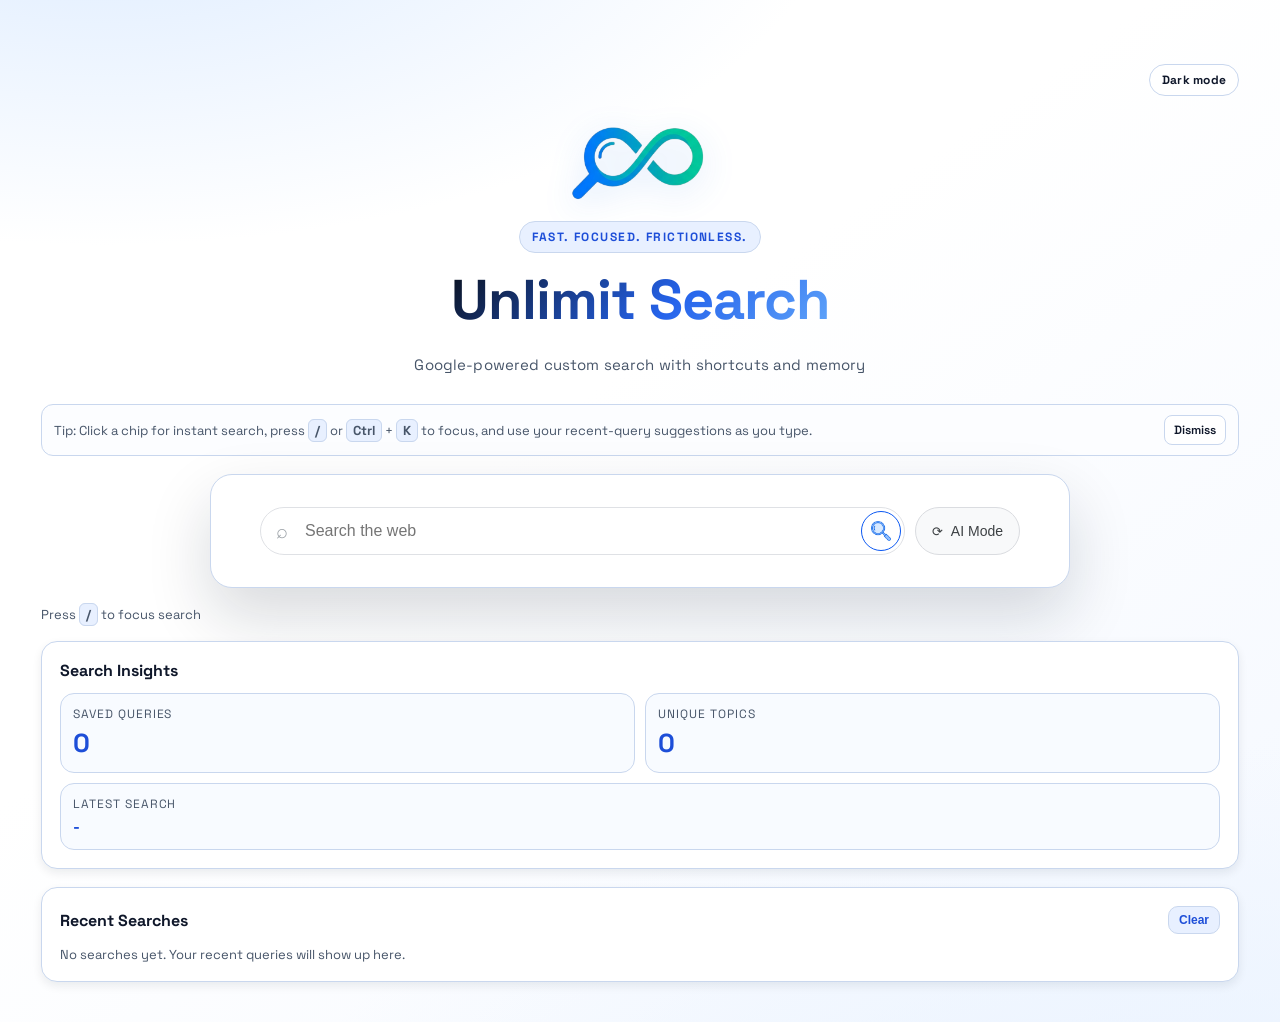
<file: index.html>
<!doctype html>
<html lang="en">
<head>
  <meta charset="UTF-8" />
  <meta name="viewport" content="width=device-width, initial-scale=1.0" />
  <title>Unlimit Search</title>
  <link rel="icon" type="image/png" href="Logo.png" />
  <link rel="stylesheet" href="styles.css" />
</head>
<body>
  <main class="container home-page">
    <div class="utility-row">
      <button id="theme-toggle" class="theme-toggle" type="button" aria-label="Toggle dark mode">
        Toggle theme
      </button>
    </div>

    <img class="site-logo" src="Logo.png" alt="Unlimit Search logo" />
    <p class="eyebrow">Fast. Focused. Frictionless.</p>
    <h1 class="brand">Unlimit Search</h1>
    <p class="tagline">Google-powered custom search with shortcuts and memory</p>

    <section id="onboarding-tip" class="onboarding-tip" aria-label="Onboarding">
      <p>
        Tip: Click a chip for instant search, press <kbd>/</kbd> or <kbd>Ctrl</kbd> + <kbd>K</kbd> to focus, and use your recent-query suggestions as you type.
      </p>
      <button id="dismiss-onboarding" class="dismiss-tip" type="button" aria-label="Dismiss tips">Dismiss</button>
    </section>

    <section class="search-card" aria-label="Search">
      <form id="home-search-form" class="home-search-form" role="search" aria-label="Website search">
        <label class="sr-only" for="home-query">Search query</label>
        <div class="home-input-wrap">
          <span class="search-icon" aria-hidden="true">⌕</span>
          <input
            id="home-query"
            class="home-search-input"
            type="search"
            name="q"
            placeholder="Search the web"
            autocomplete="off"
            spellcheck="false"
          />
          <button class="home-search-btn icon-only" type="submit" aria-label="Search">
            <img class="btn-search-icon-img" src="Search.png" alt="" aria-hidden="true" />
          </button>
        </div>
        <button id="ai-mode-toggle" class="ai-mode-btn" type="button" data-ai-mode-toggle="true" aria-pressed="false">AI Mode</button>
      </form>
      <p id="home-ai-state" class="ai-state-text hidden">AI Mode is on. Search will open with an AI answer panel.</p>
    </section>

    <div class="meta-row">
      <p class="shortcut-tip">Press <kbd>/</kbd> to focus search</p>
    </div>

    <section class="panel" aria-label="Search Insights">
      <div class="panel-header">
        <h2>Search Insights</h2>
      </div>
      <div id="search-stats" class="stats-grid" aria-live="polite"></div>
    </section>

    <section class="panel" aria-label="Recent Searches">
      <div class="panel-header">
        <h2>Recent Searches</h2>
        <button id="clear-history" class="clear-btn" type="button">Clear</button>
      </div>
      <div id="recent-searches" class="recent-list" aria-live="polite"></div>
    </section>
  </main>

  <script src="script.js"></script>
</body>
</html>
</file>
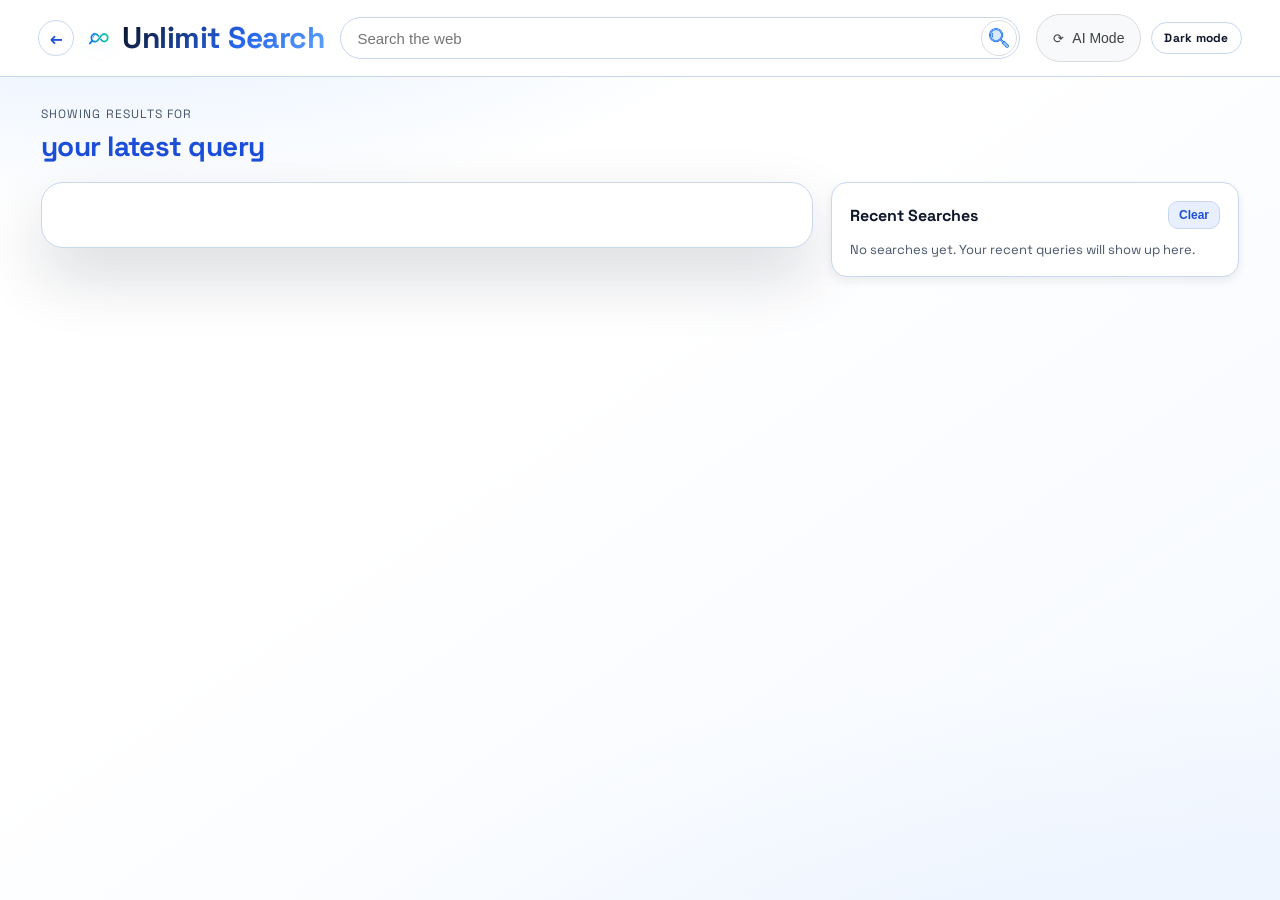
<file: results.html>
<!doctype html>
<html lang="en">
<head>
  <meta charset="UTF-8" />
  <meta name="viewport" content="width=device-width, initial-scale=1.0" />
  <title>Unlimit Search - Results</title>
  <link rel="icon" type="image/png" href="Logo.png" />
  <link rel="stylesheet" href="styles.css" />
</head>
<body>
  <div class="results-top-search" role="search" aria-label="Search results">
    <div class="results-top-inner">
      <div class="results-top-left">
        <a class="top-back-link" href="index.html" aria-label="New search">←</a>
        <div class="results-top-brand">
          <img class="site-logo small" src="Logo.png" alt="Unlimit Search logo" />
          <h1 class="brand small">Unlimit Search</h1>
        </div>
      </div>

      <form id="results-top-form" class="results-top-form">
        <label class="sr-only" for="results-top-query">Search query</label>
        <div class="results-top-input-wrap">
          <input
            id="results-top-query"
            class="results-top-input"
            type="search"
            name="q"
            placeholder="Search the web"
            autocomplete="off"
            spellcheck="false"
          />
          <button class="results-top-btn" type="submit" aria-label="Search">
            <img class="btn-search-icon-img" src="Search.png" alt="" aria-hidden="true" />
          </button>
        </div>
      </form>

      <div class="results-top-actions">
        <button class="ai-mode-btn" type="button" data-ai-mode-toggle="true" aria-pressed="false">AI Mode</button>
        <button id="theme-toggle" class="theme-toggle" type="button" aria-label="Toggle dark mode">
          Toggle theme
        </button>
      </div>
    </div>
  </div>

  <main class="container results-page">
    <section class="results-context" aria-label="Current Query">
      <p class="context-label">Showing results for</p>
      <h2 id="results-query" class="results-query">your latest query</h2>
    </section>

    <section class="results-main-grid" aria-label="Results Content">
      <div class="results-main-column">
        <section class="search-card" aria-label="Search Results">
          <script async src="https://cse.google.com/cse.js?cx=005f19c66e75044b5"></script>
          <div class="gcse-searchresults-only"></div>
        </section>
      </div>

      <aside class="results-side-column" aria-label="Generated and Recent Content">
        <section id="ai-answer-panel" class="panel hidden" aria-label="AI Answer">
          <div class="panel-header">
            <h2>AI Answer</h2>
          </div>
          <p id="ai-answer-status" class="empty-state">Preparing AI response...</p>
          <div id="ai-answer-content" class="ai-answer-content"></div>
        </section>

        <section class="panel" aria-label="Recent Searches">
          <div class="panel-header">
            <h2>Recent Searches</h2>
            <button id="clear-history" class="clear-btn" type="button">Clear</button>
          </div>
          <div id="recent-searches" class="recent-list" aria-live="polite"></div>
        </section>
      </aside>
    </section>
  </main>

  <script src="script.js"></script>
</body>
</html>
</file>
<file: styles.css>
/* ─── Google Font ────────────────────────────────────────────────────────── */
@import url("https://fonts.googleapis.com/css2?family=Space+Grotesk:wght@400;500;600;700&display=swap");

/* ─── Design Tokens ─────────────────────────────────────────────────────── */
:root {
  --bg:            #ffffff;
  --bg-accent:     #eef5ff;
  --text:          #0f172a;
  --muted:         #475569;
  --card:          #ffffff;
  --card-hover:    #f5f9ff;
  --border:        #c9d7ee;
  --border-focus:  #4a83ff;
  --primary:       #2563eb;
  --primary-dark:  #1d4ed8;
  --primary-light: #e8f0ff;
  --shadow-sm:     0 4px 10px rgba(15, 23, 42, 0.08);
  --shadow-md:     0 16px 40px rgba(15, 23, 42, 0.14);
  --shadow-lg:     0 28px 64px rgba(15, 23, 42, 0.16);
  --radius-sm:     10px;
  --radius-md:     16px;
  --radius-lg:     22px;
  --transition:    0.2s cubic-bezier(0.4, 0, 0.2, 1);
  --page-gutter:   clamp(14px, 3.2vw, 72px);
  --topbar-gutter: clamp(12px, 3vw, 64px);
}

:root[data-theme="dark"] {
  --bg:            #071426;
  --bg-accent:     #0d2345;
  --text:          #ffffff;
  --muted:         #c8d8f4;
  --card:          #0f213f;
  --card-hover:    #17305a;
  --border:        #365582;
  --border-focus:  #8fc0ff;
  --primary:       #7db5ff;
  --primary-dark:  #cfe3ff;
  --primary-light: #102a4d;
  --shadow-sm:     0 4px 12px rgba(3, 10, 24, 0.45);
  --shadow-md:     0 16px 40px rgba(3, 10, 24, 0.55);
  --shadow-lg:     0 24px 60px rgba(3, 10, 24, 0.65);
}

/* ─── Reset ─────────────────────────────────────────────────────────────── */
*, *::before, *::after {
  box-sizing: border-box;
  margin: 0;
  padding: 0;
}

/* ─── Base ──────────────────────────────────────────────────────────────── */
html {
  scroll-behavior: smooth;
}

body {
  font-family: "Space Grotesk", "Segoe UI", Arial, Helvetica, sans-serif;
  color: var(--text);
  background:
    radial-gradient(ellipse 80% 50% at 8% -12%, #dcebff 0%, transparent 72%),
    radial-gradient(ellipse 100% 62% at 95% 120%, #e8f2ff 0%, transparent 76%),
    linear-gradient(145deg, #ffffff 0%, var(--bg) 42%, #f4f8ff 100%);
  min-height: 100vh;
  -webkit-font-smoothing: antialiased;
}

:root[data-theme="dark"] body {
  background:
    radial-gradient(ellipse 80% 50% at 10% -12%, #123870 0%, transparent 72%),
    radial-gradient(ellipse 100% 62% at 95% 120%, #0d2f62 0%, transparent 76%),
    linear-gradient(145deg, #071426 0%, var(--bg) 45%, #0a1f3d 100%);
}

/* ─── Layout ────────────────────────────────────────────────────────────── */
.container {
  min-height: 100vh;
  width: 100%;
  max-width: none;
  margin: 0;
  padding: 64px var(--page-gutter) 40px;
  display: flex;
  flex-direction: column;
  align-items: center;
  gap: 18px;
}

.utility-row {
  width: 100%;
  display: flex;
  justify-content: flex-end;
}

.theme-toggle {
  border: 1px solid var(--border);
  background: var(--card);
  color: var(--text);
  border-radius: 999px;
  padding: 7px 12px;
  font-family: inherit;
  font-size: 12px;
  font-weight: 700;
  letter-spacing: 0.02em;
  cursor: pointer;
  transition: all var(--transition);
}

.theme-toggle:hover {
  border-color: var(--primary);
  color: var(--primary);
}

.site-logo {
  width: clamp(120px, 18vw, 200px);
  height: auto;
  user-select: none;
  filter: drop-shadow(0 8px 16px rgba(26, 115, 232, 0.16));
  animation: fadeDown 0.5s var(--transition) both;
}

.site-logo.small {
  width: 46px;
  filter: drop-shadow(0 4px 10px rgba(26, 115, 232, 0.12));
}

.results-brand-wrap {
  display: inline-flex;
  align-items: center;
  gap: 10px;
}

.home-page {
  justify-content: center;
}

.eyebrow {
  font-size: 12px;
  letter-spacing: 0.12em;
  text-transform: uppercase;
  color: var(--primary-dark);
  font-weight: 700;
  background: var(--primary-light);
  border: 1px solid var(--border);
  border-radius: 999px;
  padding: 7px 12px;
  animation: fadeDown 0.45s var(--transition) both;
}

/* ─── Brand ─────────────────────────────────────────────────────────────── */
.brand {
  font-size: clamp(36px, 5.5vw, 56px);
  font-weight: 700;
  line-height: 1.05;
  letter-spacing: -1px;
  background: linear-gradient(135deg, #0b1220 0%, #2563eb 58%, #60a5fa 100%);
  -webkit-background-clip: text;
  -webkit-text-fill-color: transparent;
  background-clip: text;
  user-select: none;
  animation: fadeDown 0.6s var(--transition) both;
}

.brand.small {
  font-size: clamp(22px, 3vw, 30px);
  letter-spacing: -0.5px;
}

/* ─── Tagline ────────────────────────────────────────────────────────────── */
.tagline {
  margin: 8px 0 12px;
  color: var(--muted);
  font-size: 15px;
  font-weight: 400;
  letter-spacing: 0.01em;
  animation: fadeDown 0.7s 0.08s var(--transition) both;
}

.onboarding-tip {
  width: 100%;
  display: flex;
  align-items: center;
  justify-content: space-between;
  gap: 10px;
  border: 1px solid var(--border);
  border-radius: 12px;
  background: color-mix(in srgb, var(--card) 88%, var(--primary-light));
  padding: 10px 12px;
  color: var(--muted);
  font-size: 13px;
}

.dismiss-tip {
  border: 1px solid var(--border);
  background: var(--card);
  color: var(--text);
  border-radius: 8px;
  padding: 6px 9px;
  font-family: inherit;
  font-size: 12px;
  font-weight: 600;
  cursor: pointer;
}

.dismiss-tip:hover {
  border-color: var(--primary);
  color: var(--primary);
}

/* ─── Search Card ────────────────────────────────────────────────────────── */
.search-card {
  width: 100%;
  max-width: 860px;
  margin: 0 auto;
  background: var(--card);
  border: 1.5px solid var(--border);
  border-radius: var(--radius-lg);
  box-shadow: var(--shadow-lg);
  padding: 32px 36px;
  transition: box-shadow var(--transition), border-color var(--transition);
  animation: fadeUp 0.55s 0.12s var(--transition) both;
}

.home-search-form {
  display: grid;
  grid-template-columns: 1fr auto;
  align-items: center;
  gap: 10px;
  width: min(760px, 100%);
  margin: 0 auto;
}

.home-input-wrap {
  position: relative;
}

.search-icon {
  position: absolute;
  left: 16px;
  top: 50%;
  transform: translateY(-50%);
  color: #9aa0a6;
  font-size: 20px;
  pointer-events: none;
}

.home-search-input {
  width: 100%;
  height: 48px;
  border: 1px solid #dfe1e5;
  border-radius: 24px;
  background: #ffffff;
  color: #202124;
  font-family: Arial, sans-serif;
  font-size: 16px;
  padding: 0 54px 0 44px;
  outline: 0;
}

.home-search-input:focus {
  box-shadow: 0 1px 6px rgba(32, 33, 36, 0.28);
  border-color: #dfe1e5;
}

.home-search-btn {
  height: 50px;
  border: 1px solid #0b58f2;
  border-radius: 24px;
  background: #ffffff;
  color: #0b58f2;
  font-family: Arial, sans-serif;
  font-size: 14px;
  font-weight: 500;
  padding: 0 20px;
  cursor: pointer;
  white-space: nowrap;
}

.home-search-btn.icon-only {
  width: 40px;
  min-width: 40px;
  height: 40px;
  padding: 0;
  display: inline-flex;
  align-items: center;
  justify-content: center;
  position: absolute;
  right: 4px;
  top: 50%;
  transform: translateY(-50%);
  overflow: hidden;
  border-radius: 999px;
}

.btn-search-icon {
  width: 20px;
  height: 20px;
  fill: currentColor;
}

.btn-search-icon-img {
  width: 20px;
  height: 20px;
  max-width: 100%;
  max-height: 100%;
  object-fit: contain;
  display: block;
}

.ai-mode-btn {
  height: 48px;
  border: 1px solid #dadce0;
  border-radius: 24px;
  background: #f8f9fa;
  color: #3c4043;
  font-family: Arial, sans-serif;
  font-size: 14px;
  font-weight: 500;
  padding: 0 16px;
  cursor: pointer;
  white-space: nowrap;
}

.ai-mode-btn::before {
  content: "⟳";
  margin-right: 8px;
  font-size: 13px;
}

.ai-mode-btn:hover {
  border-color: #c6c8cc;
  background: #f1f3f4;
}

.ai-mode-btn.active {
  border-color: #8ab4f8;
  background: #e8f0fe;
  color: #174ea6;
}

.ai-state-text {
  margin-top: 10px;
  font-size: 13px;
  color: var(--muted);
}

.home-search-btn:hover {
  background: #eaf2ff;
  border-color: #0b58f2;
}

.home-search-btn:active {
  background: #dbe9ff;
  box-shadow: inset 0 1px 2px rgba(0, 0, 0, 0.16);
}

.sr-only {
  position: absolute;
  width: 1px;
  height: 1px;
  padding: 0;
  margin: -1px;
  overflow: hidden;
  clip: rect(0, 0, 0, 0);
  border: 0;
}

:root[data-theme="dark"] .home-search-input {
  background: #0b1e3a;
  color: #ffffff;
  border-color: #365582;
}

:root[data-theme="dark"] .home-search-input:focus {
  box-shadow: 0 1px 6px rgba(0, 0, 0, 0.6);
  border-color: #8fc0ff;
}

:root[data-theme="dark"] .search-icon {
  color: #b9d2f8;
}

:root[data-theme="dark"] .home-search-btn {
  border-color: #7db5ff;
  background: #102a4d;
}

:root[data-theme="dark"] .ai-mode-btn {
  border-color: #365582;
  background: #12294e;
  color: #ffffff;
}

:root[data-theme="dark"] .ai-mode-btn:hover {
  background: #183764;
}

:root[data-theme="dark"] .ai-mode-btn.active {
  border-color: #8fc0ff;
  background: #1d4480;
  color: #dbe9ff;
}

.meta-row {
  width: 100%;
  display: flex;
  align-items: center;
  justify-content: space-between;
  gap: 8px;
}

.shortcut-tip {
  font-size: 13px;
  color: var(--muted);
}

kbd {
  border: 1px solid var(--border);
  background: var(--primary-light);
  border-radius: 6px;
  padding: 2px 6px;
  font-family: inherit;
  font-weight: 700;
}

.search-card:focus-within {
  box-shadow: var(--shadow-lg), 0 0 0 5px color-mix(in srgb, var(--primary) 22%, transparent);
  border-color: var(--border-focus);
}

/* ─── Hint ───────────────────────────────────────────────────────────────── */
.hint {
  margin-top: 18px;
  color: var(--muted);
  font-size: 13.5px;
  letter-spacing: 0.01em;
}

.hint a,
.back-link {
  color: var(--primary);
  text-decoration: none;
  font-weight: 600;
  transition: color var(--transition);
}

.hint a:hover,
.back-link:hover {
  color: var(--primary-dark);
  text-decoration: underline;
}

/* ─── Results Page ───────────────────────────────────────────────────────── */
.results-page {
  align-items: stretch;
  padding-top: 104px;
}

.results-top-search {
  position: fixed;
  top: 0;
  left: 0;
  right: 0;
  z-index: 120;
  background: color-mix(in srgb, var(--bg) 88%, #ffffff);
  border-bottom: 1px solid var(--border);
  backdrop-filter: blur(8px);
}

.results-top-inner {
  width: 100%;
  max-width: none;
  margin: 0;
  padding: 14px var(--topbar-gutter);
  display: grid;
  grid-template-columns: auto 1fr auto;
  align-items: center;
  gap: 16px;
}

@media (min-width: 1800px) {
  :root {
    --page-gutter: 96px;
    --topbar-gutter: 84px;
  }
}

.results-top-left {
  display: inline-flex;
  align-items: center;
  gap: 10px;
}

.results-top-actions {
  display: inline-flex;
  align-items: center;
  gap: 10px;
}

.results-top-brand {
  display: inline-flex;
  align-items: center;
  gap: 8px;
}

.results-top-form {
  display: block;
  width: min(760px, 100%);
  justify-self: center;
}

.results-top-inner .theme-toggle {
  white-space: nowrap;
}

.results-top-brand .brand.small {
  margin: 0;
}

.results-top-brand .site-logo.small {
  width: 30px;
}

.top-back-link {
  width: 36px;
  height: 36px;
  display: inline-flex;
  align-items: center;
  justify-content: center;
  text-decoration: none;
  border: 1px solid var(--border);
  border-radius: 999px;
  color: var(--primary-dark);
  background: var(--card);
  font-weight: 700;
}

.results-top-input-wrap {
  position: relative;
}

.results-top-input {
  width: 100%;
  height: 42px;
  border: 1px solid var(--border);
  border-radius: 999px;
  background: var(--card);
  color: var(--text);
  font-family: Arial, sans-serif;
  font-size: 15px;
  padding: 0 52px 0 16px;
  outline: 0;
}

.results-top-input:focus {
  border-color: var(--border-focus);
  box-shadow: 0 0 0 3px color-mix(in srgb, var(--primary) 22%, transparent);
}

.results-top-btn {
  width: 36px;
  height: 36px;
  border: 1px solid #dadce0;
  border-radius: 999px;
  background: #ffffff;
  display: inline-flex;
  align-items: center;
  justify-content: center;
  cursor: pointer;
  overflow: hidden;
  position: absolute;
  right: 3px;
  top: 50%;
  transform: translateY(-50%);
}

.results-top-btn:hover {
  background: #eaf2ff;
  border-color: #0b58f2;
}

:root[data-theme="dark"] .results-top-search {
  background: color-mix(in srgb, #071426 90%, #0d2345);
}

:root[data-theme="dark"] .top-back-link {
  background: #102a4d;
  border-color: #365582;
  color: #ffffff;
}

:root[data-theme="dark"] .results-top-input {
  background: #0b1e3a;
  border-color: #365582;
  color: #ffffff;
}

:root[data-theme="dark"] .results-top-input:focus {
  border-color: #8fc0ff;
}

:root[data-theme="dark"] .results-top-btn {
  border-color: #365582;
  background: #102a4d;
}

:root[data-theme="dark"] .results-top-btn:hover {
  background: #16325c;
}

.results-context {
  margin-top: 2px;
}

.context-label {
  font-size: 12px;
  text-transform: uppercase;
  letter-spacing: 0.09em;
  color: var(--muted);
}

.results-query {
  margin-top: 6px;
  font-size: clamp(22px, 3vw, 28px);
  letter-spacing: -0.02em;
  color: var(--primary-dark);
}

.results-main-grid {
  width: 100%;
  display: grid;
  grid-template-columns: minmax(0, 1.7fr) minmax(300px, 0.9fr);
  gap: 18px;
  align-items: start;
}

.results-main-column,
.results-side-column {
  min-width: 0;
}

.results-side-column {
  position: sticky;
  top: 112px;
  display: grid;
  gap: 14px;
}

.panel {
  width: 100%;
  max-width: none;
  background: var(--card);
  border: 1.5px solid var(--border);
  border-radius: var(--radius-md);
  box-shadow: var(--shadow-sm);
  padding: 18px;
}

.panel-header {
  display: flex;
  justify-content: space-between;
  align-items: center;
  margin-bottom: 12px;
}

.panel-header h2 {
  font-size: 16px;
  font-weight: 700;
}

.clear-btn {
  border: 1px solid var(--border);
  background: var(--primary-light);
  color: var(--primary-dark);
  border-radius: 10px;
  padding: 6px 10px;
  font-size: 12px;
  font-weight: 700;
  cursor: pointer;
}

.clear-btn:hover {
  background: #dbeafe;
}

.recent-list {
  display: flex;
  flex-wrap: wrap;
  gap: 10px;
}

.recent-list {
  display: flex;
  flex-wrap: wrap;
  gap: 10px;
}

.recent-item {
  text-decoration: none;
  border: 1px solid var(--border);
  border-radius: 999px;
  padding: 8px 13px;
  font-size: 13px;
  color: var(--primary-dark);
  background: #f8fbff;
  transition: all var(--transition);
}

.recent-item:hover {
  border-color: var(--primary);
  background: #eaf2ff;
}

:root[data-theme="dark"] section.panel[aria-label="Recent Searches"] {
  background: #0c0f33;
}

:root[data-theme="dark"] .recent-item {
  background: #0c0f33;
  border-color: #365582;
  color: #cfe3ff;
}

:root[data-theme="dark"] .recent-item:hover {
  background: #16245c;
  border-color: #7db5ff;
}

.search-suggestions {
  position: absolute;
  z-index: 40;
  border: 1px solid #dadce0;
  border-radius: 16px;
  background: #ffffff;
  box-shadow: 0 8px 24px rgba(32, 33, 36, 0.18);
  padding: 8px;
}

.suggestion-item {
  width: 100%;
  text-align: left;
  border: 0;
  background: transparent;
  color: var(--text);
  border-radius: 8px;
  font-family: inherit;
  font-size: 13px;
  padding: 9px 10px;
  cursor: pointer;
}

.suggestion-item:hover {
  background: #f1f3f4;
}

:root[data-theme="dark"] .search-suggestions {
  border-color: #365582;
  background: #0b1e3a;
  box-shadow: 0 10px 24px rgba(0, 0, 0, 0.5);
}

:root[data-theme="dark"] .suggestion-item {
  color: #ffffff;
}

:root[data-theme="dark"] .suggestion-item:hover {
  background: #16325c;
}

.hidden {
  display: none !important;
}

.empty-state {
  font-size: 13px;
  color: var(--muted);
}

.stats-grid {
  display: grid;
  grid-template-columns: repeat(2, minmax(0, 1fr));
  gap: 10px;
}

.stat-card {
  border: 1px solid var(--border);
  border-radius: 14px;
  padding: 12px;
  background: #f8fbff;
}

:root[data-theme="dark"] .stat-card {
  background: #000812;
  border-color: #2f4d7a;
}

.stat-card-wide {
  grid-column: 1 / -1;
}

.stat-label {
  font-size: 12px;
  text-transform: uppercase;
  letter-spacing: 0.08em;
  color: var(--muted);
}

.stat-value {
  margin-top: 4px;
  font-size: 26px;
  font-weight: 700;
  color: var(--primary-dark);
}

.stat-text {
  font-size: 16px;
}

.ai-answer-content {
  margin-top: 8px;
  font-size: 16px;
  line-height: 1.75;
  color: var(--text);
  white-space: pre-wrap;
}

.ai-answer-content p {
  margin: 0 0 12px;
}

.ai-answer-content ul {
  margin: 0 0 12px;
  padding-left: 22px;
}

.ai-answer-content li {
  margin: 0 0 8px;
}

.ai-answer-content strong {
  color: var(--primary-dark);
  font-weight: 700;
}

.ai-answer-content code {
  border: 1px solid var(--border);
  border-radius: 6px;
  padding: 1px 6px;
  background: color-mix(in srgb, var(--card) 85%, var(--primary-light));
  font-size: 0.92em;
}

:root[data-theme="dark"] .ai-answer-content strong {
  color: #93c5fd;
}

.results-header {
  display: flex;
  align-items: center;
  justify-content: space-between;
  margin-bottom: 16px;
  padding-bottom: 14px;
  border-bottom: 1px solid var(--border);
}

/* ─── Google CSE Overrides ───────────────────────────────────────────────── */
.gsc-control-cse,
.gsc-control-cse-en {
  border: 0 !important;
  background: transparent !important;
  padding: 0 !important;
  font-family: "Space Grotesk", "Segoe UI", Arial, Helvetica, sans-serif !important;
}

/* Make the CSE table behave like a flex row */
.gsc-search-box,
.gsc-search-box-tools {
  margin: 0 !important;
  width: 100% !important;
}

table.gsc-search-box {
  width: 100% !important;
  border-collapse: separate !important;
  border-spacing: 0 !important;
}

table.gsc-search-box td {
  padding: 0 !important;
  vertical-align: middle !important;
}

table.gsc-search-box td.gsc-input {
  width: 100% !important;
  padding-right: 10px !important;
}

table.gsc-search-box td.gsc-search-button {
  white-space: nowrap !important;
  width: 1% !important;
}

/* Input wrapper */
.gsc-input-box {
  border: 1px solid #dfe1e5 !important;
  border-radius: 50px !important;
  background: #ffffff !important;
  box-shadow: none !important;
  transition: border-color var(--transition), box-shadow var(--transition), background var(--transition) !important;
  overflow: hidden !important;
}

.gsc-input-box:focus-within {
  border-color: #dfe1e5 !important;
  box-shadow: 0 1px 6px rgba(32, 33, 36, 0.28) !important;
  background: #ffffff !important;
}

/* Actual text input */
input.gsc-input {
  height: 46px !important;
  border: 0 !important;
  background: transparent !important;
  padding: 0 18px 0 18px !important;
  font-size: 16px !important;
  font-family: Arial, sans-serif !important;
  font-weight: 400 !important;
  color: #202124 !important;
  box-shadow: none !important;
  letter-spacing: 0 !important;
}

input.gsc-input::placeholder {
  color: #b0bcc9 !important;
  font-weight: 400 !important;
}

/* Search button */
.gsc-search-button-v2,
button.gsc-search-button,
input.gsc-search-button {
  display: inline-flex !important;
  align-items: center !important;
  justify-content: center !important;
  gap: 7px !important;
  height: 46px !important;
  min-width: 96px !important;
  padding: 0 20px !important;
  border: 1px solid #dadce0 !important;
  border-radius: 24px !important;
  background: #4285f4 !important;
  color: #fff !important;
  font-size: 14px !important;
  font-weight: 500 !important;
  font-family: Arial, sans-serif !important;
  letter-spacing: 0 !important;
  box-shadow: none !important;
  cursor: pointer !important;
  transition:
    background var(--transition),
    box-shadow var(--transition),
    transform var(--transition) !important;
  white-space: nowrap !important;
}

.gsc-search-button-v2:hover,
button.gsc-search-button:hover,
input.gsc-search-button:hover {
  background: #357ae8 !important;
  border-color: #2f5bb7 !important;
  box-shadow: none !important;
  transform: none !important;
}

.gsc-search-button-v2:active,
button.gsc-search-button:active,
input.gsc-search-button:active {
  background: #2f6fda !important;
  box-shadow: inset 0 1px 2px rgba(0, 0, 0, 0.16) !important;
}

:root[data-theme="dark"] .gsc-input-box {
  border-color: #365582 !important;
  background: #0b1e3a !important;
}

:root[data-theme="dark"] .gsc-input-box:focus-within {
  border-color: #8fc0ff !important;
  box-shadow: 0 1px 6px rgba(0, 0, 0, 0.6) !important;
}

:root[data-theme="dark"] input.gsc-input {
  color: #ffffff !important;
}

:root[data-theme="dark"] .gsc-search-button-v2,
:root[data-theme="dark"] button.gsc-search-button,
:root[data-theme="dark"] input.gsc-search-button {
  border-color: #365582 !important;
}

/* Results tabs */
.gsc-tabsArea {
  border-bottom: 1px solid var(--border) !important;
  margin-bottom: 10px !important;
  padding-bottom: 2px !important;
}

.gsc-tabHeader {
  position: relative !important;
  border: 0 !important;
  background: transparent !important;
  color: var(--muted) !important;
  font-family: "Space Grotesk", "Segoe UI", Arial, Helvetica, sans-serif !important;
  font-size: 20px !important;
  font-weight: 600 !important;
  line-height: 1.2 !important;
  padding: 12px 8px 10px !important;
  margin-right: 20px !important;
  transition: color 180ms ease, transform 180ms ease, opacity 180ms ease !important;
}

.gsc-tabHeader::after {
  content: "";
  position: absolute;
  left: 6px;
  right: 6px;
  bottom: -2px;
  height: 3px;
  border-radius: 999px;
  background: var(--primary);
  transform: scaleX(0);
  transform-origin: center;
  transition: transform 220ms ease;
}

.gsc-tabHeader:hover {
  color: var(--text) !important;
}

.gsc-tabHeader.gsc-tabhActive,
.gsc-tabHeader.gsc-tabhActive:hover {
  color: var(--primary) !important;
  transform: translateY(-1px) !important;
}

.gsc-tabHeader.gsc-tabhActive::after {
  transform: scaleX(1);
}

.gsc-tabHeader.gsc-tabhInactive {
  opacity: 0.85;
}

.gsc-orderby-container,
.gsc-orderby-label {
  color: var(--muted) !important;
  transition: color 180ms ease !important;
}

.gsc-results-wrapper-overlay,
.gsc-results-wrapper-nooverlay {
  transition: opacity 220ms ease, transform 220ms ease !important;
}

.gsc-results-wrapper-overlay.tab-switching,
.gsc-results-wrapper-nooverlay.tab-switching {
  opacity: 0;
  transform: translateY(8px);
}

:root[data-theme="dark"] .gsc-tabHeader:hover {
  color: #ffffff !important;
}

:root[data-theme="dark"] .gsc-tabHeader.gsc-tabhActive,
:root[data-theme="dark"] .gsc-tabHeader.gsc-tabhActive:hover {
  color: #93c5fd !important;
}

/* Results list */
.gsc-results-wrapper-overlay,
.gsc-results-wrapper-nooverlay {
  border: 0 !important;
  box-shadow: none !important;
}

.gsc-webResult.gsc-result {
  border: 1.5px solid var(--border) !important;
  border-radius: var(--radius-md) !important;
  padding: 18px 20px !important;
  margin: 0 0 12px !important;
  background: var(--card) !important;
  box-shadow: var(--shadow-sm) !important;
  transition: border-color var(--transition), box-shadow var(--transition), transform var(--transition) !important;
}

.gsc-webResult.gsc-result:hover {
  border-color: var(--primary) !important;
  box-shadow: var(--shadow-md) !important;
  transform: translateY(-2px) !important;
  background: var(--card-hover) !important;
}

a.gs-title,
a.gs-title b {
  color: #1d4ed8 !important;
  font-size: 17px !important;
  font-weight: 600 !important;
  text-decoration: none !important;
}

a.gs-title:hover {
  text-decoration: underline !important;
}

.gsc-url-top,
.gs-visibleUrl {
  color: #2563eb !important;
  font-size: 12.5px !important;
  font-weight: 500 !important;
  margin: 4px 0 6px !important;
}

:root[data-theme="dark"] .gsc-url-top,
:root[data-theme="dark"] .gs-visibleUrl {
  color: #93c5fd !important;
}

:root[data-theme="dark"] a.gs-title,
:root[data-theme="dark"] a.gs-title b {
  color: #93c5fd !important;
}

.gs-snippet {
  color: var(--muted) !important;
  font-size: 14px !important;
  line-height: 1.6 !important;
}

/* Pagination */
.gsc-results .gsc-cursor-box {
  margin-top: 18px !important;
  text-align: center !important;
}

.gsc-results .gsc-cursor-box .gsc-cursor-page {
  display: inline-block !important;
  border-radius: var(--radius-sm) !important;
  border: 1.5px solid var(--border) !important;
  background: var(--card) !important;
  color: var(--primary) !important;
  font-weight: 600 !important;
  padding: 7px 13px !important;
  margin: 0 4px !important;
  cursor: pointer !important;
  transition: all var(--transition) !important;
  font-size: 14px !important;
}

.gsc-results .gsc-cursor-box .gsc-cursor-page:hover {
  background: var(--primary-light) !important;
  border-color: var(--primary) !important;
}

.gsc-results .gsc-cursor-box .gsc-cursor-current-page {
  background: var(--primary) !important;
  border-color: var(--primary) !important;
  color: #fff !important;
}

/* ─── Animations ─────────────────────────────────────────────────────────── */
@keyframes fadeDown {
  from { opacity: 0; transform: translateY(-14px); }
  to   { opacity: 1; transform: translateY(0); }
}

@keyframes fadeUp {
  from { opacity: 0; transform: translateY(18px); }
  to   { opacity: 1; transform: translateY(0); }
}

/* ─── Responsive ─────────────────────────────────────────────────────────── */
@media (max-width: 640px) {
  .container {
    padding: 32px 14px 28px;
  }

  .search-card {
    border-radius: var(--radius-md);
    padding: 20px 18px;
  }

  .home-search-form {
    grid-template-columns: 1fr;
    width: 100%;
  }

  .ai-mode-btn {
    width: 100%;
    height: 44px;
    border-radius: 24px;
  }

  .home-search-btn.icon-only {
    width: 36px;
    min-width: 36px;
    height: 36px;
    right: 4px;
  }

  .home-search-input {
    height: 44px;
  }

  .meta-row,
  .panel,
  .onboarding-tip {
    width: 100%;
  }

  .onboarding-tip {
    flex-direction: column;
    align-items: flex-start;
  }

  .meta-row {
    align-items: flex-start;
    flex-direction: column;
  }

  .stats-grid {
    grid-template-columns: 1fr;
  }

  /* Stack input on top, button full-width on mobile */
  table.gsc-search-box,
  table.gsc-search-box tbody,
  table.gsc-search-box tr {
    display: flex !important;
    flex-direction: column !important;
    width: 100% !important;
  }

  table.gsc-search-box td.gsc-input {
    width: 100% !important;
    padding-right: 0 !important;
    margin-bottom: 12px !important;
  }

  table.gsc-search-box td.gsc-search-button {
    width: 100% !important;
  }

  .gsc-search-button-v2,
  button.gsc-search-button,
  input.gsc-search-button {
    width: 100% !important;
    min-width: unset !important;
    height: 44px !important;
    font-size: 14px !important;
    border-radius: 24px !important;
  }

  .gsc-tabHeader {
    font-size: 16px !important;
    margin-right: 14px !important;
    padding: 10px 6px 9px !important;
  }

  input.gsc-input {
    height: 44px !important;
    font-size: 15px !important;
  }

  .results-page {
    padding-top: 144px;
  }

  .results-main-grid {
    grid-template-columns: 1fr;
  }

  .results-side-column {
    position: static;
  }

  .results-top-inner {
    grid-template-columns: 1fr auto;
    gap: 8px;
    padding: 10px 12px;
  }

  .results-top-left {
    justify-content: flex-start;
    width: 100%;
  }

  .results-top-actions {
    justify-content: flex-end;
    width: 100%;
  }

  .results-top-brand .brand.small {
    font-size: 24px;
  }

  .results-top-form {
    grid-column: 1 / -1;
    width: 100%;
    justify-self: stretch;
  }

  .top-back-link,
  .results-top-input,
  .results-top-btn {
    height: 40px;
  }

  .top-back-link {
    width: 40px;
  }

  .results-top-btn {
    width: 34px;
    right: 3px;
  }

  .site-logo {
    width: clamp(110px, 32vw, 160px);
  }

  .site-logo.small {
    width: 40px;
  }
}
</file>
